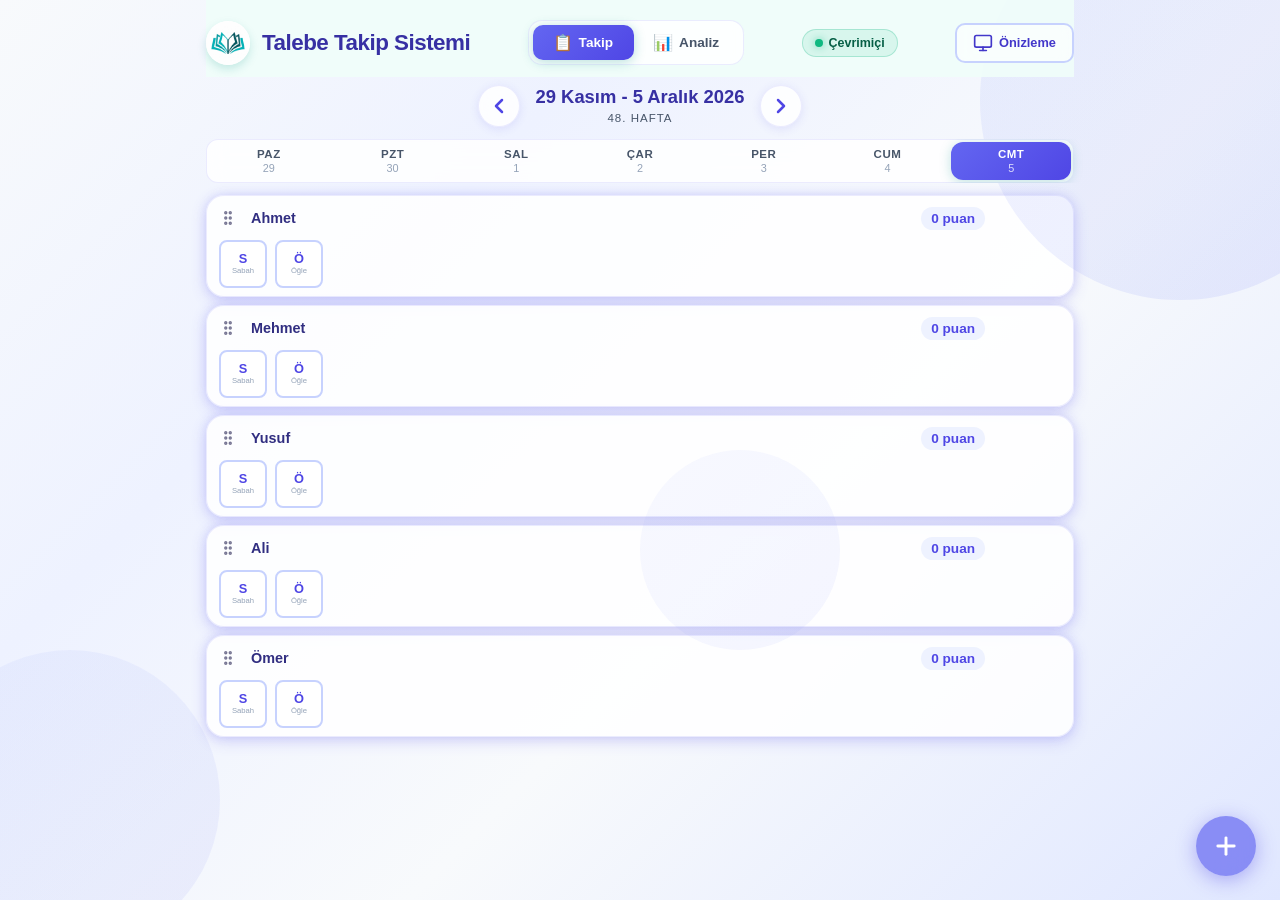
<file: namaz-takip/index.html>
<!DOCTYPE html>
<html lang="tr">
<head>
    <meta charset="UTF-8">
    <meta name="viewport" content="width=device-width, initial-scale=1.0">
    <title>Talebe Takip Sistemi</title>
    <meta name="description" content="Talebe yurdu günlük talebe takip ve puanlama sistemi. Haftalık namaz performansını takip edin.">

    <link rel="icon" type="image/png" href="corporate-logo-3.png">
    <link rel="apple-touch-icon" href="corporate-logo-3.png">
    <meta name="apple-mobile-web-app-capable" content="yes">
    <meta name="apple-mobile-web-app-status-bar-style" content="default">
    <meta name="apple-mobile-web-app-title" content="Talebe Takip">
    <link rel="stylesheet" href="style.css?v=3.4">
</head>
<body>
    <div id="app">
        <!-- Floating Background Shapes -->
        <div class="bg-decoration">
            <div class="bg-shape bg-shape-1"></div>
            <div class="bg-shape bg-shape-2"></div>
            <div class="bg-shape bg-shape-3"></div>
        </div>

        <!-- Header -->
        <header id="main-header">
            <div class="header-content">
                <div class="logo-area">
                    <div class="logo-icon"><img src="corporate-logo-3.png" alt="Talebe Takip Logo" style="width: 100%; height: 100%; object-fit: contain;"></div>
                    <div class="logo-text">
                        <h1>Talebe Takip Sistemi</h1>
                    </div>
                </div>
                <nav id="main-nav">
                    <div class="nav-indicator"></div>
                    <div role="button" tabindex="0" class="nav-btn active" data-page="tracking" id="nav-tracking">
                        <span class="nav-icon">📋</span>
                        <span class="nav-label">Takip</span>
                    </div>
                    <div role="button" tabindex="0" class="nav-btn" data-page="analysis" id="nav-analysis">
                        <span class="nav-icon">📊</span>
                        <span class="nav-label">Analiz</span>
                    </div>
                </nav>
                <div id="net-status-badge" class="net-status-badge online" title="Bağlantı Durumu">
                    <span class="status-dot"></span>
                    <span class="status-text">Çevrimiçi</span>
                </div>
                <div role="button" tabindex="0" id="preview-btn" class="preview-btn" aria-label="Önizleme">
                    <svg width="20" height="20" viewBox="0 0 24 24" fill="none" stroke="currentColor" stroke-width="2" stroke-linecap="round" stroke-linejoin="round"><rect x="2" y="3" width="20" height="14" rx="2" ry="2"></rect><line x1="8" y1="21" x2="16" y2="21"></line><line x1="12" y1="17" x2="12" y2="21"></line></svg>
                    <span>Önizleme</span>
                </div>
            </div>
        </header>

        <!-- Week Navigator -->
        <div id="week-navigator">
            <div role="button" tabindex="0" id="prev-week" class="week-nav-btn" aria-label="Önceki hafta">
                <svg width="24" height="24" viewBox="0 0 24 24" fill="none" stroke="currentColor" stroke-width="2.5" stroke-linecap="round" stroke-linejoin="round"><polyline points="15 18 9 12 15 6"></polyline></svg>
            </div>
            <div class="week-range-container">
                <span id="week-range" class="week-range-text"></span>
                <span id="week-label" class="week-label-text"></span>
            </div>
            <div role="button" tabindex="0" id="next-week" class="week-nav-btn" aria-label="Sonraki hafta">
                <svg width="24" height="24" viewBox="0 0 24 24" fill="none" stroke="currentColor" stroke-width="2.5" stroke-linecap="round" stroke-linejoin="round"><polyline points="9 18 15 12 9 6"></polyline></svg>
            </div>
        </div>

        <!-- Tracking Page -->
        <main id="tracking-page" class="page active">
            <!-- Day Tabs -->
            <div id="day-tabs-wrapper">
                <div id="day-tabs"></div>
            </div>
            
            <!-- Student Cards -->
            <div id="student-list"></div>
            
            <!-- Add Student -->
            <div role="button" tabindex="0" id="add-student-btn" aria-label="Talebe ekle" class="floating-add-btn">
                <svg width="28" height="28" viewBox="0 0 24 24" fill="none" stroke="currentColor" stroke-width="2.5" stroke-linecap="round" stroke-linejoin="round"><line x1="12" y1="5" x2="12" y2="19"></line><line x1="5" y1="12" x2="19" y2="12"></line></svg>
            </div>
        </main>

        <!-- Analysis Page -->
        <main id="analysis-page" class="page">
            <div id="analysis-content"></div>
        </main>
    </div>

    <!-- Add Student Modal -->
    <div id="modal-overlay" class="modal-overlay">
        <div id="add-student-modal" class="modal">
            <div class="modal-header">
                <h2>Yeni Talebe</h2>
                <div role="button" tabindex="0" id="modal-close" class="modal-close-btn" aria-label="Kapat">
                    <svg width="20" height="20" viewBox="0 0 24 24" fill="none" stroke="currentColor" stroke-width="2.5" stroke-linecap="round" stroke-linejoin="round"><line x1="18" y1="6" x2="6" y2="18"></line><line x1="6" y1="6" x2="18" y2="18"></line></svg>
                </div>
            </div>
            <div class="modal-body">
                <div class="input-group">
                    <input type="text" id="student-name-input" placeholder="Talebe adını girin..." autocomplete="off">
                    <label for="student-name-input">Ad Soyad</label>
                </div>
            </div>
            <div class="modal-actions">
                <div role="button" tabindex="0" id="modal-cancel" class="btn btn-ghost">İptal</div>
                <div role="button" tabindex="0" id="modal-add" class="btn btn-primary">Ekle</div>
            </div>
        </div>
    </div>

    <!-- Delete Confirm Modal -->
    <div id="delete-modal-overlay" class="modal-overlay">
        <div id="delete-modal" class="modal modal-sm">
            <div class="modal-header">
                <h2>Talebeyi Sil</h2>
            </div>
            <div class="modal-body">
                <p id="delete-confirm-text"></p>
            </div>
            <div class="modal-actions">
                <div role="button" tabindex="0" id="delete-cancel" class="btn btn-ghost">İptal</div>
                <div role="button" tabindex="0" id="delete-confirm" class="btn btn-danger">Sil</div>
            </div>
        </div>
    </div>

    <!-- Details Modal -->
    <div id="details-modal-overlay" class="modal-overlay">
        <div class="modal detail-modal">
            <div class="modal-header">
                <div class="detail-header-info">
                    <div id="detail-avatar" class="student-avatar"></div>
                    <h2 id="detail-title">Talebe Detayı</h2>
                </div>
                <div role="button" tabindex="0" id="details-modal-close" class="close-btn">&times;</div>
            </div>
            <div class="modal-body">
                <div class="detail-stats-grid">
                    <div class="detail-stat-card">
                        <div class="stat-label">Toplam Puan</div>
                        <div id="stat-total-points" class="stat-value">0</div>
                    </div>
                    <div class="detail-stat-card">
                        <div class="stat-label">Kesinti</div>
                        <div id="stat-total-deductions" class="stat-value text-danger">0</div>
                    </div>
                </div>
                
                <div class="detail-section">
                    <h3>🔍 Bu Haftaki Detaylar</h3>
                    <div class="detail-list">
                        <div class="detail-list-item">
                            <span>Eksik Namaz Vakti</span>
                            <span id="stat-missing-prayers" class="badge badge-danger">0 vakit</span>
                        </div>
                        <div class="detail-list-item">
                            <span>Takke Eksikliği</span>
                            <span id="stat-takke-count" class="badge badge-danger">0 kez</span>
                        </div>
                        <div class="detail-list-item">
                            <span>Pantolon Eksikliği</span>
                            <span id="stat-pantolon-count" class="badge badge-danger">0 kez</span>
                        </div>
                        <div class="detail-list-item">
                            <span>İzin Dönüş</span>
                            <span id="stat-izindonus-status" class="badge">Yapılmadı</span>
                        </div>
                        <div class="detail-list-item">
                            <span>Tesbih Namazı</span>
                            <span id="stat-tesbih-status" class="badge">Yapılmadı</span>
                        </div>
                    </div>
                </div>
            </div>
        </div>
    </div>

    <!-- Edit Student Modal -->
    <div id="edit-modal-overlay" class="modal-overlay">
        <div id="edit-modal" class="modal">
            <div class="modal-header">
                <h2>Talebeyi Düzenle</h2>
                <div role="button" tabindex="0" id="edit-modal-close" class="modal-close-btn" aria-label="Kapat">
                    <svg width="20" height="20" viewBox="0 0 24 24" fill="none" stroke="currentColor" stroke-width="2.5" stroke-linecap="round" stroke-linejoin="round"><line x1="18" y1="6" x2="6" y2="18"></line><line x1="6" y1="6" x2="18" y2="18"></line></svg>
                </div>
            </div>
            <div class="modal-body">
                <div class="input-group">
                    <input type="text" id="edit-student-name-input" placeholder="Talebe adını girin..." autocomplete="off">
                    <label for="edit-student-name-input">Ad Soyad</label>
                </div>
            </div>
            <div class="modal-actions">
                <div role="button" tabindex="0" id="edit-modal-cancel" class="btn btn-ghost">İptal</div>
                <div role="button" tabindex="0" id="edit-modal-save" class="btn btn-primary">Kaydet</div>
            </div>
        </div>
    </div>

    <!-- Options Modal -->
    <div id="options-modal-overlay" class="modal-overlay">
        <div id="options-modal" class="modal modal-sm">
            <div class="modal-header">
                <h2 id="options-modal-title">Seçenekler</h2>
                <div role="button" tabindex="0" id="options-modal-close" class="modal-close-btn" aria-label="Kapat">
                    <svg width="20" height="20" viewBox="0 0 24 24" fill="none" stroke="currentColor" stroke-width="2.5" stroke-linecap="round" stroke-linejoin="round"><line x1="18" y1="6" x2="6" y2="18"></line><line x1="6" y1="6" x2="18" y2="18"></line></svg>
                </div>
            </div>
            <div class="modal-body">
                <div class="options-list">
                    <label class="option-item">
                        <input type="checkbox" id="option-takke">
                        <span class="option-text">Takke Yok (-5 Puan)</span>
                    </label>
                    <label class="option-item">
                        <input type="checkbox" id="option-pantolon">
                        <span class="option-text">Pantolon Yok (-5 Puan)</span>
                    </label>
                </div>
            </div>
            <div class="modal-actions">
                <div role="button" tabindex="0" id="options-modal-save" class="btn btn-primary">Kaydet</div>
            </div>
        </div>
    </div>

    <!-- Takviye Score Modal -->
    <div id="takviye-modal-overlay" class="modal-overlay">
        <div id="takviye-modal" class="modal modal-sm">
            <div class="modal-header">
                <h2 id="takviye-modal-title">Takviye Puanı</h2>
                <div role="button" tabindex="0" id="takviye-modal-close" class="modal-close-btn" aria-label="Kapat">
                    <svg width="20" height="20" viewBox="0 0 24 24" fill="none" stroke="currentColor" stroke-width="2.5" stroke-linecap="round" stroke-linejoin="round"><line x1="18" y1="6" x2="6" y2="18"></line><line x1="6" y1="6" x2="18" y2="18"></line></svg>
                </div>
            </div>
            <div class="modal-body">
                <div class="score-grid">
                    <div role="button" tabindex="0" class="score-btn" data-score="1">1</div>
                    <div role="button" tabindex="0" class="score-btn" data-score="2">2</div>
                    <div role="button" tabindex="0" class="score-btn" data-score="3">3</div>
                    <div role="button" tabindex="0" class="score-btn" data-score="4">4</div>
                    <div role="button" tabindex="0" class="score-btn" data-score="5">5</div>
                    <div role="button" tabindex="0" class="score-btn" data-score="6">6</div>
                    <div role="button" tabindex="0" class="score-btn" data-score="7">7</div>
                    <div role="button" tabindex="0" class="score-btn" data-score="8">8</div>
                    <div role="button" tabindex="0" class="score-btn" data-score="9">9</div>
                    <div role="button" tabindex="0" class="score-btn" data-score="10">10</div>
                </div>
            </div>
            <div class="modal-actions">
                <div role="button" tabindex="0" id="takviye-modal-clear" class="btn btn-ghost">Sıfırla</div>
            </div>
        </div>
    </div>

    <!-- Preview Fullscreen Overlay -->
    <div id="preview-overlay" class="preview-overlay">
        <div class="preview-header">
            <div class="preview-title-area">
                <img src="corporate-logo-3.png" alt="Logo" class="preview-logo">
                <h1 class="preview-title">Talebe Takip</h1>
            </div>
            <div class="preview-week" id="preview-week-text"></div>
            <div role="button" tabindex="0" id="preview-close" class="preview-close-btn" aria-label="Kapat">
                <svg width="28" height="28" viewBox="0 0 24 24" fill="none" stroke="currentColor" stroke-width="2.5" stroke-linecap="round" stroke-linejoin="round"><line x1="18" y1="6" x2="6" y2="18"></line><line x1="6" y1="6" x2="18" y2="18"></line></svg>
            </div>
        </div>
        <div class="preview-body" id="preview-body"></div>
    </div>

    <!-- Toast Container -->
    <div id="toast-container"></div>

    <script src="sortable.min.js"></script>
    <script type="module" src="app.js?v=3.4"></script>
</body>
</html>
</file>
<file: namaz-takip/style.css>
/* ===== CSS Variables ===== */
:root {
  --primary-50: #eef2ff; --primary-100: #e0e7ff; --primary-200: #c7d2fe;
  --primary-300: #a5b4fc; --primary-400: #818cf8; --primary-500: #6366f1;
  --primary-600: #4f46e5; --primary-700: #4338ca; --primary-800: #3730a3;
  --primary-900: #312e81;
  --bg: #f8fafc; --card-bg: rgba(255,255,255,0.85); --card-border: rgba(99,102,241,0.12);
  --shadow-sm: 0 2px 10px rgba(79,70,229,0.12); 
  --shadow-md: 0 4px 16px rgba(79,70,229,0.2), 0 0 10px rgba(99,102,241,0.15);
  --shadow-lg: 0 10px 30px rgba(79,70,229,0.3), 0 0 20px rgba(99,102,241,0.2);
  --text: #1e1b4b; --text-secondary: #475569; --text-light: #94a3b8;
  --danger: #ef4444; --danger-light: #fef2f2;
  --radius: 18px; --radius-sm: 12px; --radius-xs: 8px;
  --font: -apple-system, BlinkMacSystemFont, 'Segoe UI', Roboto, Helvetica, Arial, sans-serif;
  --transition: 0.3s cubic-bezier(0.4,0,0.2,1);
}

/* ===== Network Status Badge ===== */
.net-status-badge {
  display: inline-flex;
  align-items: center;
  gap: 6px;
  padding: 6px 12px;
  border-radius: 20px;
  font-size: 0.78rem;
  font-weight: 600;
  border: 1px solid transparent;
  transition: all 0.3s ease;
}
.net-status-badge .status-dot {
  width: 8px;
  height: 8px;
  border-radius: 50%;
  transition: all 0.3s ease;
}
.net-status-badge.online {
  background: rgba(16, 185, 129, 0.1);
  color: #065f46;
  border-color: rgba(16, 185, 129, 0.25);
}
.net-status-badge.online .status-dot {
  background: #10b981;
  box-shadow: 0 0 8px rgba(16, 185, 129, 0.6);
}
.net-status-badge.offline {
  background: rgba(239, 68, 68, 0.12);
  color: #991b1b;
  border-color: rgba(239, 68, 68, 0.3);
}
.net-status-badge.offline .status-dot {
  background: #ef4444;
  box-shadow: 0 0 8px rgba(239, 68, 68, 0.6);
}
.net-status-badge.syncing {
  background: rgba(245, 158, 11, 0.12);
  color: #92400e;
  border-color: rgba(245, 158, 11, 0.3);
}
.net-status-badge.syncing .status-dot {
  background: #f59e0b;
  box-shadow: 0 0 8px rgba(245, 158, 11, 0.6);
  animation: pulse-dot 1s infinite;
}
@keyframes pulse-dot {
  0%, 100% { opacity: 1; transform: scale(1); }
  50% { opacity: 0.4; transform: scale(0.8); }
}

/* ===== Reset & Base ===== */
*, *::before, *::after { box-sizing: border-box; margin: 0; padding: 0; }
html { font-size: 16px; scroll-behavior: smooth; }
body {
  font-family: var(--font); background: var(--bg); color: var(--text);
  min-height: 100vh; overflow-x: hidden;
  background-image: linear-gradient(135deg, #f8fafc 0%, #eef2ff 30%, #f8fafc 60%, #e0e7ff 100%);
  -webkit-tap-highlight-color: transparent;
  user-select: none;
  overscroll-behavior-y: contain;
}

/* ===== Background Decoration ===== */
.bg-decoration { position: fixed; inset: 0; pointer-events: none; z-index: 0; overflow: hidden; }
.bg-shape {
  position: absolute; border-radius: 50%; opacity: 0.15;
  background: linear-gradient(135deg, var(--primary-300), var(--primary-400));
  animation: float 20s ease-in-out infinite;
}
.bg-shape-1 { width: 400px; height: 400px; top: -100px; right: -100px; }
.bg-shape-2 { width: 300px; height: 300px; bottom: -50px; left: -80px; animation-delay: -7s; opacity: 0.1; }
.bg-shape-3 { width: 200px; height: 200px; top: 50%; left: 50%; animation-delay: -14s; opacity: 0.08; }
@keyframes float {
  0%, 100% { transform: translate(0, 0) scale(1); }
  33% { transform: translate(30px, -30px) scale(1.05); }
  66% { transform: translate(-20px, 20px) scale(0.95); }
}

#app { position: relative; z-index: 1; max-width: 900px; margin: 0 auto; padding: 0 16px 100px; }

/* ===== Header ===== */
#main-header {
  padding: 20px 0 12px; position: sticky; top: 0; z-index: 100;
  background: rgba(240,253,250,0.95);
}
.header-content { display: flex; align-items: center; justify-content: space-between; flex-wrap: wrap; gap: 12px; }
.logo-area { display: flex; align-items: center; gap: 12px; }
.logo-icon { width: 44px; height: 44px; border-radius: 50%; overflow: hidden; box-shadow: 0 4px 10px rgba(13,148,136,0.2); display: flex; align-items: center; justify-content: center; background: white; }
.logo-text h1 { font-size: 1.4rem; font-weight: 800; color: var(--primary-800); letter-spacing: -0.5px; }
.logo-subtitle { font-size: 0.7rem; color: var(--text-secondary); font-weight: 500; letter-spacing: 0.5px; text-transform: uppercase; }

#main-nav {
  display: flex; background: var(--card-bg); border: 1px solid var(--card-border);
  border-radius: 14px; padding: 4px; position: relative; backdrop-filter: blur(10px);
}
.nav-btn {
  border: none; background: none; padding: 8px 20px; border-radius: 10px; cursor: pointer;
  font-family: var(--font); font-weight: 600; font-size: 0.85rem; color: var(--text-secondary);
  display: flex; align-items: center; gap: 6px; transition: var(--transition); z-index: 1;
}
.nav-btn.active { color: white; }
.nav-btn:not(.active):hover { color: var(--primary-700); }
.nav-indicator {
  position: absolute; height: calc(100% - 8px); border-radius: 10px;
  background: linear-gradient(135deg, var(--primary-500), var(--primary-600));
  box-shadow: 0 2px 12px rgba(13,148,136,0.3); transition: var(--transition); top: 4px;
}
.nav-icon { font-size: 1rem; }

/* ===== Week Navigator ===== */
#week-navigator {
  display: flex; align-items: center; justify-content: center; gap: 16px;
  padding: 8px 0; margin: 0 0 4px;
}
.week-nav-btn {
  width: 42px; height: 42px; border-radius: 50%; border: 1.5px solid var(--card-border);
  background: var(--card-bg); backdrop-filter: blur(10px); cursor: pointer;
  display: flex; align-items: center; justify-content: center;
  color: var(--primary-600); transition: var(--transition);
  box-shadow: var(--shadow-sm);
}
.week-nav-btn:hover { background: var(--primary-500); color: white; border-color: var(--primary-500); transform: scale(1.08); }
.week-nav-btn:active { transform: scale(0.95); }
.week-range-container { text-align: center; }
.week-range-text { font-size: 1.15rem; font-weight: 700; color: var(--primary-800); display: block; }
.week-label-text { font-size: 0.72rem; color: var(--text-secondary); font-weight: 500; text-transform: uppercase; letter-spacing: 1px; }

/* ===== Pages ===== */
.page { display: none; animation: fadeIn 0.35s ease; }
.page.active { display: block; }
@keyframes fadeIn { from { opacity: 0; transform: translateY(8px); } to { opacity: 1; transform: translateY(0); } }

/* ===== Day Tabs ===== */
#day-tabs-wrapper { overflow-x: auto; -webkit-overflow-scrolling: touch; margin: 0 -16px; padding: 0 16px; scrollbar-width: none; }
#day-tabs-wrapper::-webkit-scrollbar { display: none; }
#day-tabs {
  display: flex; gap: 4px; padding: 2px; background: var(--card-bg); border: 1px solid var(--card-border);
  border-radius: 12px; backdrop-filter: blur(10px); min-width: max-content;
}
.day-tab {
  flex: 1; min-width: 52px; padding: 6px 4px; border: none; border-radius: 12px;
  background: transparent; cursor: pointer; font-family: var(--font); transition: var(--transition);
  display: flex; flex-direction: column; align-items: center; gap: 2px;
}
.day-tab-name { font-size: 0.72rem; font-weight: 600; color: var(--text-secondary); text-transform: uppercase; letter-spacing: 0.5px; }
.day-tab-date { font-size: 0.68rem; color: var(--text-light); font-weight: 500; }
.day-tab:hover { background: var(--primary-50); }
.day-tab.active { background: linear-gradient(135deg, var(--primary-500), var(--primary-600)); box-shadow: 0 2px 12px rgba(13,148,136,0.25); }
.day-tab.active .day-tab-name { color: white; }
.day-tab.active .day-tab-date { color: rgba(255,255,255,0.8); }
.day-tab.today:not(.active) { border: 2px solid var(--primary-400); }

/* ===== Student Cards ===== */
#student-list { display: flex; flex-direction: column; gap: 8px; margin-top: 12px; }
.student-card {
  background: var(--card-bg); border: 1px solid var(--card-border); border-radius: var(--radius);
  padding: 8px 12px;
  box-shadow: var(--shadow-md); transition: var(--transition);
}
.student-card:hover { 
  box-shadow: 0 12px 30px rgba(79,70,229,0.2), 0 0 15px rgba(99,102,241,0.15); 
  transform: translateY(-2px);
  border-color: rgba(99,102,241,0.3);
}
@keyframes cardSlideIn { from { opacity: 0; transform: translateY(16px); } }

.student-card-header { display: flex; align-items: center; justify-content: space-between; margin-bottom: 8px; }
.student-info { display: flex; align-items: center; gap: 10px; }
.student-avatar {
  width: 32px; height: 32px; border-radius: 50%;
  background: linear-gradient(135deg, var(--primary-400), var(--primary-600));
  display: flex; align-items: center; justify-content: center;
  font-weight: 700; color: white; font-size: 0.8rem; flex-shrink: 0;
}
.student-name { font-weight: 600; font-size: 0.9rem; color: var(--primary-900); }
.student-meta { display: flex; align-items: center; gap: 10px; }
.student-points {
  font-weight: 700; font-size: 0.85rem; color: var(--primary-600);
  background: var(--primary-50); padding: 4px 10px; border-radius: 20px;
}
.student-delete-btn, .student-edit-btn {
  width: 28px; height: 28px; border-radius: 8px; border: none; background: transparent;
  cursor: pointer; display: flex; align-items: center; justify-content: center;
  color: var(--text-light); transition: var(--transition); opacity: 0;
}
.student-card:hover .student-delete-btn, .student-card:hover .student-edit-btn { opacity: 1; }
.student-delete-btn:hover { background: var(--danger-light); color: var(--danger); }
.student-edit-btn:hover { background: var(--primary-100); color: var(--primary-600); }

/* ===== Drag & Drop Handle ===== */
.drag-handle {
  display: flex; align-items: center; justify-content: center;
  color: var(--text-tertiary); cursor: grab; margin-right: 4px;
  border-radius: 4px; transition: var(--transition); opacity: 0.6;
}
.drag-handle:hover { color: var(--primary-600); opacity: 1; background: var(--primary-50); }
.drag-handle:active { cursor: grabbing; }

.sortable-ghost {
  opacity: 0.4; background-color: var(--primary-50) !important;
  border: 2px dashed var(--primary-400) !important;
}
.sortable-drag {
  opacity: 0.95 !important;
  box-shadow: 0 15px 35px rgba(13, 148, 136, 0.3) !important;
  cursor: grabbing !important;
}

/* ===== Prayer Boxes ===== */
.prayer-boxes { display: flex; gap: 8px; flex-wrap: wrap; }
.prayer-box {
  width: 44px; height: 44px; border-radius: var(--radius-xs); border: 2px solid var(--primary-200);
  background: white; cursor: pointer; display: flex; flex-direction: column;
  align-items: center; justify-content: center; gap: 1px;
  transition: all 0.25s cubic-bezier(0.4,0,0.2,1); position: relative; overflow: hidden;
  text-align: center;
}
.prayer-box::before {
  content: ''; position: absolute; inset: 0; border-radius: inherit;
  background: linear-gradient(135deg, var(--primary-400), var(--primary-500));
  opacity: 0; transition: opacity 0.25s ease; z-index: 0;
}
.prayer-letter {
  font-weight: 700; font-size: 0.8rem; color: var(--primary-600);
  transition: color 0.25s ease; z-index: 1; line-height: 1;
  text-align: center;
}
.prayer-label {
  font-size: 0.48rem; color: var(--text-light); font-weight: 500;
  transition: color 0.25s ease; z-index: 1; line-height: 1;
  text-align: center;
}
.prayer-box:hover { border-color: var(--primary-400); transform: scale(1.08); box-shadow: 0 2px 12px rgba(13,148,136,0.15); }
.prayer-box:active { transform: scale(0.92); }
.prayer-box.checked { border-color: var(--primary-500); }
.prayer-box.checked::before { opacity: 1; }
.prayer-box.checked .prayer-letter { color: white; }
.prayer-box.checked .prayer-label { color: rgba(255,255,255,0.8); }
.prayer-box.tesbih { border-style: dashed; }
.prayer-box.tesbih.checked { border-style: solid; }
.prayer-box.tesbih-disabled { opacity: 0.45; pointer-events: none; border-color: var(--primary-300); }
.prayer-box.tesbih-disabled.checked { opacity: 0.7; }

@keyframes checkPop { 0% { transform: scale(0.7); } 50% { transform: scale(1.15); } 100% { transform: scale(1); } }
.prayer-box.just-checked { animation: checkPop 0.35s ease; }

.prayer-box.has-deduction::after {
  content: ''; position: absolute; top: 4px; right: 4px;
  width: 8px; height: 8px; border-radius: 50%;
  background: var(--danger); box-shadow: 0 0 0 2px white;
  z-index: 2; transition: all 0.2s ease;
}
.prayer-box.has-deduction.checked::after { box-shadow: 0 0 0 2px var(--primary-500); }

/* ===== Add Student Button ===== */
.floating-add-btn {
  position: fixed; bottom: 24px; right: 24px;
  width: 60px; height: 60px; border-radius: 50%; border: none;
  background: rgba(99, 102, 241, 0.7); backdrop-filter: blur(10px); -webkit-backdrop-filter: blur(10px);
  color: white; box-shadow: 0 4px 20px rgba(79, 70, 229, 0.4);
  display: flex; align-items: center; justify-content: center;
  cursor: pointer; z-index: 900; transition: all 0.3s cubic-bezier(0.34, 1.56, 0.64, 1);
}
.floating-add-btn:hover { background: rgba(79, 70, 229, 0.9); transform: scale(1.1) translateY(-2px); box-shadow: 0 8px 25px rgba(79, 70, 229, 0.5); }
.floating-add-btn:active { transform: scale(0.95); }

/* ===== Modal ===== */
.modal-overlay {
  position: fixed; inset: 0; background: rgba(15,23,42,0.4); backdrop-filter: blur(8px);
  display: flex; align-items: center; justify-content: center; z-index: 1000;
  opacity: 0; visibility: hidden; transition: all 0.3s ease; padding: 20px;
}
.modal-overlay.visible { opacity: 1; visibility: visible; }
.modal {
  background: white; border-radius: 24px; padding: 28px; width: 100%; max-width: 420px;
  box-shadow: var(--shadow-lg); transform: scale(0.9) translateY(20px);
  transition: transform 0.35s cubic-bezier(0.34,1.56,0.64,1);
}
.modal-overlay.visible .modal { transform: scale(1) translateY(0); }
.modal-sm { max-width: 360px; }
.modal-header { display: flex; align-items: center; justify-content: space-between; margin-bottom: 20px; }
.modal-header h2 { font-size: 1.2rem; font-weight: 700; color: var(--primary-900); }
.modal-close-btn { width: 32px; height: 32px; border-radius: 10px; border: none; background: var(--primary-50); cursor: pointer; display: flex; align-items: center; justify-content: center; color: var(--text-secondary); transition: var(--transition); }
.modal-close-btn:hover { background: var(--primary-100); color: var(--primary-700); }
.modal-body { margin-bottom: 24px; }
.modal-body p { color: var(--text-secondary); font-size: 0.9rem; line-height: 1.5; }
.input-group { position: relative; }
.input-group input {
  width: 100%; padding: 14px 16px; border: 2px solid var(--primary-200); border-radius: var(--radius-sm);
  font-family: var(--font); font-size: 0.95rem; color: var(--text); background: var(--primary-50);
  outline: none; transition: var(--transition);
}
.input-group input:focus { border-color: var(--primary-500); background: white; box-shadow: 0 0 0 4px rgba(99, 102, 241, 0.1); }
.input-group label {
  position: absolute; top: -8px; left: 12px; background: white; padding: 0 6px;
  font-size: 0.72rem; font-weight: 600; color: var(--primary-600); text-transform: uppercase; letter-spacing: 0.5px;
}
.modal-actions { display: flex; gap: 10px; justify-content: flex-end; }
.btn {
  padding: 10px 22px; border-radius: var(--radius-sm); border: none; cursor: pointer;
  font-family: var(--font); font-weight: 600; font-size: 0.85rem; transition: var(--transition);
}
.btn-primary { background: linear-gradient(135deg, var(--primary-500), var(--primary-600)); color: white; box-shadow: 0 2px 12px rgba(13,148,136,0.3); }
.btn-primary:hover { transform: translateY(-1px); box-shadow: 0 4px 16px rgba(13,148,136,0.4); }
.btn-ghost { background: var(--primary-50); color: var(--primary-700); }
.btn-ghost:hover { background: var(--primary-100); }
.btn-danger { background: var(--danger); color: white; }
.btn-danger:hover { opacity: 0.9; }

.detail-modal { max-width: 450px; }
.detail-header-info { display: flex; align-items: center; gap: 15px; }
.detail-stats-grid { display: grid; grid-template-columns: 1fr 1fr; gap: 15px; margin-bottom: 25px; }
.detail-stat-card { background: var(--primary-50); padding: 15px; border-radius: 12px; text-align: center; border: 1px solid var(--primary-100); }
.stat-label { font-size: 0.8rem; color: var(--text-tertiary); margin-bottom: 5px; font-weight: 500; }
.stat-value { font-size: 1.5rem; font-weight: 800; color: var(--primary-700); }
.text-danger { color: var(--danger) !important; }
.detail-section h3 { font-size: 0.95rem; margin-bottom: 15px; color: var(--text-secondary); }
.detail-list { display: flex; flex-direction: column; gap: 10px; }
.detail-list-item { display: flex; align-items: center; justify-content: space-between; padding: 12px 15px; background: white; border: 1px solid var(--primary-100); border-radius: 10px; }
.badge { padding: 4px 10px; border-radius: 20px; font-size: 0.75rem; font-weight: 600; background: var(--primary-100); color: var(--primary-700); }
.badge-danger { background: var(--danger-light); color: var(--danger); }
.badge-success { background: #dcfce7; color: #166534; }

.leaderboard-item, .podium-item { cursor: pointer; transition: var(--transition); }
.leaderboard-item:hover { transform: translateX(5px); background: var(--primary-50); }
.podium-item:hover { transform: translateY(-5px); }

/* ===== Options List ===== */
.options-list { display: flex; flex-direction: column; gap: 12px; }
.option-item {
  display: flex; align-items: center; gap: 12px; padding: 14px 16px;
  background: var(--primary-50); border: 2px solid var(--primary-100);
  border-radius: var(--radius-sm); cursor: pointer; transition: var(--transition);
}
.option-item:hover { border-color: var(--primary-300); }
.option-item input[type="checkbox"] {
  width: 20px; height: 20px; border-radius: 6px; cursor: pointer;
  accent-color: var(--primary-600);
}
.option-text { font-family: var(--font); font-weight: 600; font-size: 0.9rem; color: var(--primary-900); }

/* ===== Score Grid ===== */
.score-grid {
  display: grid;
  grid-template-columns: repeat(5, 1fr);
  gap: 10px;
  margin-top: 10px;
}
.score-btn {
  height: 50px;
  display: flex;
  align-items: center;
  justify-content: center;
  background: var(--primary-50);
  border: 2px solid var(--primary-100);
  border-radius: var(--radius-sm);
  font-weight: 700;
  font-size: 1.1rem;
  color: var(--primary-700);
  cursor: pointer;
  transition: var(--transition);
}
.score-btn:hover {
  background: var(--primary-100);
  border-color: var(--primary-300);
  transform: translateY(-2px);
}
.score-btn:active {
  transform: scale(0.95);
}
.score-btn.active {
  background: var(--primary-500);
  color: white;
  border-color: var(--primary-600);
  box-shadow: 0 4px 12px rgba(99, 102, 241, 0.3);
}

/* ===== Analysis Page ===== */
.analysis-header { text-align: center; margin-bottom: 24px; }
.analysis-header h2 { font-size: 1.3rem; font-weight: 800; color: var(--primary-800); }
.analysis-header p { font-size: 0.85rem; color: var(--text-secondary); margin-top: 4px; }
.analysis-max-info { font-size: 0.75rem; color: var(--text-light); margin-top: 8px; }

.podium-section { display: flex; align-items: flex-end; justify-content: center; gap: 8px; margin-bottom: 32px; min-height: 180px; }
.podium-item {
  display: flex; flex-direction: column; align-items: center; gap: 6px;
  animation: podiumRise 0.6s ease backwards;
}
.podium-item:nth-child(1) { animation-delay: 0.2s; }
.podium-item:nth-child(2) { animation-delay: 0s; }
.podium-item:nth-child(3) { animation-delay: 0.4s; }
@keyframes podiumRise { from { opacity: 0; transform: translateY(30px); } }
.podium-avatar {
  width: 48px; height: 48px; border-radius: 50%;
  background: linear-gradient(135deg, var(--primary-400), var(--primary-600));
  display: flex; align-items: center; justify-content: center;
  font-weight: 800; color: white; font-size: 1rem;
}
.podium-avatar.gold { background: linear-gradient(135deg, #fbbf24, #f59e0b); }
.podium-avatar.silver { background: linear-gradient(135deg, #94a3b8, #64748b); }
.podium-avatar.bronze { background: linear-gradient(135deg, #f97316, #ea580c); }
.podium-name { font-size: 0.75rem; font-weight: 600; color: var(--text); max-width: 80px; text-align: center; overflow: hidden; text-overflow: ellipsis; white-space: nowrap; }
.podium-points { font-size: 0.7rem; font-weight: 700; color: var(--primary-600); }
.podium-bar {
  width: 70px; border-radius: 10px 10px 0 0; display: flex; align-items: flex-start;
  justify-content: center; padding-top: 8px; font-size: 1.4rem;
}
.podium-bar.gold { height: 120px; background: linear-gradient(180deg, #fef3c7, #fde68a); }
.podium-bar.silver { height: 90px; background: linear-gradient(180deg, #f1f5f9, #e2e8f0); }
.podium-bar.bronze { height: 70px; background: linear-gradient(180deg, #ffedd5, #fed7aa); }

.leaderboard { display: flex; flex-direction: column; gap: 8px; }
.leaderboard-item {
  display: flex; align-items: center; gap: 12px; padding: 14px 16px;
  background: var(--card-bg); border: 1px solid var(--card-border);
  border-radius: var(--radius-sm); backdrop-filter: blur(10px);
  transition: var(--transition);
}
.leaderboard-item:hover { box-shadow: var(--shadow-md); transform: translateY(-1px); }
.leaderboard-rank {
  width: 28px; height: 28px; border-radius: 50%;
  background: var(--primary-50); display: flex; align-items: center; justify-content: center;
  font-weight: 700; font-size: 0.8rem; color: var(--primary-700); flex-shrink: 0;
}
.leaderboard-info { flex: 1; min-width: 0; }
.leaderboard-name { font-weight: 600; font-size: 0.9rem; color: var(--primary-900); overflow: hidden; text-overflow: ellipsis; white-space: nowrap; }
.leaderboard-bar-container { height: 6px; background: var(--primary-100); border-radius: 3px; margin-top: 6px; overflow: hidden; }
.leaderboard-bar-fill {
  height: 100%; border-radius: 3px;
  background: linear-gradient(90deg, var(--primary-400), var(--primary-500));
  transition: width 0.8s cubic-bezier(0.4,0,0.2,1);
}
.leaderboard-points { font-weight: 700; font-size: 0.95rem; color: var(--primary-600); flex-shrink: 0; }
.leaderboard-max { font-size: 0.65rem; color: var(--text-light); }

.empty-state {
  text-align: center; padding: 60px 20px; color: var(--text-secondary);
}
.empty-state-icon { font-size: 3rem; margin-bottom: 12px; opacity: 0.5; }
.empty-state-text { font-size: 0.95rem; font-weight: 500; }

/* ===== Toast ===== */
#toast-container { position: fixed; bottom: 24px; left: 50%; transform: translateX(-50%); z-index: 2000; display: flex; flex-direction: column; gap: 8px; align-items: center; }
.toast {
  padding: 12px 24px; border-radius: var(--radius-sm); background: var(--primary-800); color: white;
  font-family: var(--font); font-weight: 500; font-size: 0.85rem;
  box-shadow: var(--shadow-lg); animation: toastIn 0.4s ease, toastOut 0.3s ease 2.5s forwards;
  white-space: nowrap;
}
@keyframes toastIn { from { opacity: 0; transform: translateY(20px) scale(0.9); } }
@keyframes toastOut { to { opacity: 0; transform: translateY(-10px) scale(0.95); } }

/* ===== Responsive ===== */
/* Mobile */
@media (max-width: 600px) {
  #app { padding: 0 10px 80px; }
  .header-content { flex-direction: column; align-items: flex-start; gap: 8px; position: relative; }
  .preview-btn { position: absolute; top: 10px; right: 0; padding: 6px 10px; z-index: 10; }
  .logo-text h1 { font-size: 1.2rem; }
  .nav-btn { padding: 8px 16px; font-size: 0.8rem; }
  .prayer-boxes { gap: 2px; justify-content: center; flex-wrap: nowrap; }
  .prayer-box { width: 42px; height: 42px; flex-shrink: 0; gap: 0; }
  .prayer-letter { font-size: 0.75rem; }
  .prayer-label { font-size: 0.45rem; line-height: 0.9; }
  .student-card { padding: 8px 2px; }
  .podium-bar { width: 55px; }
  .podium-bar.gold { height: 90px; }
  .podium-bar.silver { height: 65px; }
  .podium-bar.bronze { height: 50px; }
}

/* TV / Large */
@media (min-width: 1400px) {
  #app { max-width: 1200px; }
  html { font-size: 18px; }
  .prayer-box { width: 56px; height: 56px; }
  .prayer-letter { font-size: 1rem; }
  .student-card { padding: 20px 24px; }
  .day-tab { min-width: 80px; padding: 14px 12px; }
  .podium-bar { width: 100px; }
  .podium-bar.gold { height: 160px; }
  .podium-bar.silver { height: 120px; }
  .podium-bar.bronze { height: 90px; }
  .podium-avatar { width: 64px; height: 64px; font-size: 1.3rem; }
}

/* Tablet */
@media (min-width: 600px) and (max-width: 1399px) {
  .prayer-box { width: 48px; height: 48px; }
}

/* ===== Preview Button ===== */
.preview-btn {
  display: flex; align-items: center; gap: 6px;
  padding: 8px 16px; border-radius: 10px; border: 2px solid var(--primary-200);
  background: rgba(255,255,255,0.6); backdrop-filter: blur(8px);
  color: var(--primary-700); font-family: var(--font); font-weight: 600; font-size: 0.8rem;
  cursor: pointer; transition: var(--transition);
}
.preview-btn:hover { background: var(--primary-100); border-color: var(--primary-400); color: var(--primary-800); transform: translateY(-1px); }

/* ===== Preview Fullscreen Overlay ===== */
.preview-overlay {
  position: fixed; inset: 0; z-index: 10000;
  background: linear-gradient(-45deg, #0f172a, #1e1b4b, #312e81, #1e1b4b);
  background-size: 400% 400%;
  animation: gradientBG 15s ease infinite;
  display: none; flex-direction: column;
  overflow-y: auto;
}
@keyframes gradientBG {
  0% { background-position: 0% 50%; }
  50% { background-position: 100% 50%; }
  100% { background-position: 0% 50%; }
}
.preview-overlay.visible { display: flex; }

.preview-header {
  display: flex; align-items: center; justify-content: space-between;
  padding: 24px 40px; border-bottom: 1px solid rgba(255,255,255,0.1);
}
.preview-title-area { display: flex; align-items: center; gap: 16px; }
.preview-logo { width: 48px; height: 48px; border-radius: 12px; object-fit: contain; background: white; padding: 4px; }
.preview-title { font-size: 1.8rem; font-weight: 800; color: white; letter-spacing: -0.5px; }
.preview-week { font-size: 1.1rem; font-weight: 500; color: rgba(255,255,255,0.7); }
.preview-close-btn {
  background: rgba(255,255,255,0.1); border: none; color: white;
  border-radius: 50%; width: 44px; height: 44px;
  display: flex; align-items: center; justify-content: center;
  cursor: pointer; transition: var(--transition);
}
.preview-close-btn:hover { background: rgba(255,255,255,0.2); transform: scale(1.1); }

.preview-body {
  flex: 1; padding: 10px 30px;
  display: grid; 
  grid-template-columns: 1fr 1fr;
  grid-auto-flow: column;
  grid-template-rows: repeat(25, auto); /* Up to 25 per column, 50 total */
  gap: 4px 20px;
  align-content: start;
}

.preview-row {
  display: flex; align-items: center; justify-content: space-between;
  padding: 4px 12px; border-radius: 8px;
  background: rgba(255,255,255,0.06); backdrop-filter: blur(6px);
  border: 1px solid rgba(255,255,255,0.08);
  transition: all 0.2s ease;
}
.preview-row:hover { background: rgba(255,255,255,0.12); transform: translateX(4px); }

.preview-row-left { display: flex; align-items: center; gap: 14px; }
.preview-rank {
  width: 24px; height: 24px; border-radius: 6px; display: flex; align-items: center; justify-content: center;
  font-weight: 800; font-size: 0.75rem; color: white;
  background: rgba(255,255,255,0.1);
}
.preview-rank.rank-1 { background: linear-gradient(135deg, #f59e0b, #d97706); }
.preview-rank.rank-2 { background: linear-gradient(135deg, #94a3b8, #64748b); }
.preview-rank.rank-3 { background: linear-gradient(135deg, #c2854a, #a16a3a); }
.preview-avatar {
  width: 30px; height: 30px; border-radius: 50%;
  background: linear-gradient(135deg, var(--primary-400), var(--primary-600));
  display: flex; align-items: center; justify-content: center;
  font-weight: 700; color: white; font-size: 0.8rem;
}
.preview-name { font-size: 0.9rem; font-weight: 600; color: white; }

.preview-row-right { display: flex; align-items: center; gap: 12px; }
.preview-points {
  font-size: 1rem; font-weight: 800; color: #818cf8;
  text-shadow: 0 0 15px rgba(129,140,248,0.3);
}
.preview-bar-container {
  width: 80px; height: 6px; border-radius: 3px;
  background: rgba(255,255,255,0.1); overflow: hidden;
}
.preview-bar-fill {
  height: 100%; border-radius: 4px;
  background: linear-gradient(90deg, #6366f1, #818cf8);
  transition: width 1s cubic-bezier(0.34, 1.56, 0.64, 1);
}

@media (max-width: 900px) {
  .preview-body { grid-template-columns: 1fr; padding: 16px 20px; }
  .preview-header { padding: 16px 20px; }
  .preview-title { font-size: 1.3rem; }
  .preview-btn span { display: none; }
  .preview-btn { padding: 8px; }
}

/* ===== TV Mode Specific Styles ===== */
body.tv-mode {
  cursor: default !important;
}

body.tv-mode .prayer-box,
body.tv-mode .day-tab,
body.tv-mode .floating-add-btn,
body.tv-mode .student-edit-btn,
body.tv-mode .student-delete-btn,
body.tv-mode .drag-handle,
body.tv-mode #add-student-btn {
  pointer-events: none !important;
  cursor: default !important;
}

body.tv-mode .prayer-box:hover,
body.tv-mode .day-tab:hover {
  transform: none !important;
  background: inherit !important;
  border-color: inherit !important;
  box-shadow: none !important;
}

body.tv-mode #preview-btn {
  pointer-events: auto !important;
  cursor: pointer !important;
  animation: tv-pulse 2s infinite !important;
  border: 2px solid var(--primary-500) !important;
  background: white !important;
  z-index: 1001;
}

@keyframes tv-pulse {
  0% { box-shadow: 0 0 0 0 rgba(99, 102, 241, 0.4); transform: scale(1); }
  50% { box-shadow: 0 0 20px 10px rgba(99, 102, 241, 0.2); transform: scale(1.05); }
  100% { box-shadow: 0 0 0 0 rgba(99, 102, 241, 0.4); transform: scale(1); }
}

/* Ensure preview overlay and its children are interactive */
body.tv-mode .preview-overlay,
body.tv-mode .preview-overlay * {
  pointer-events: auto !important;
}
</file>
